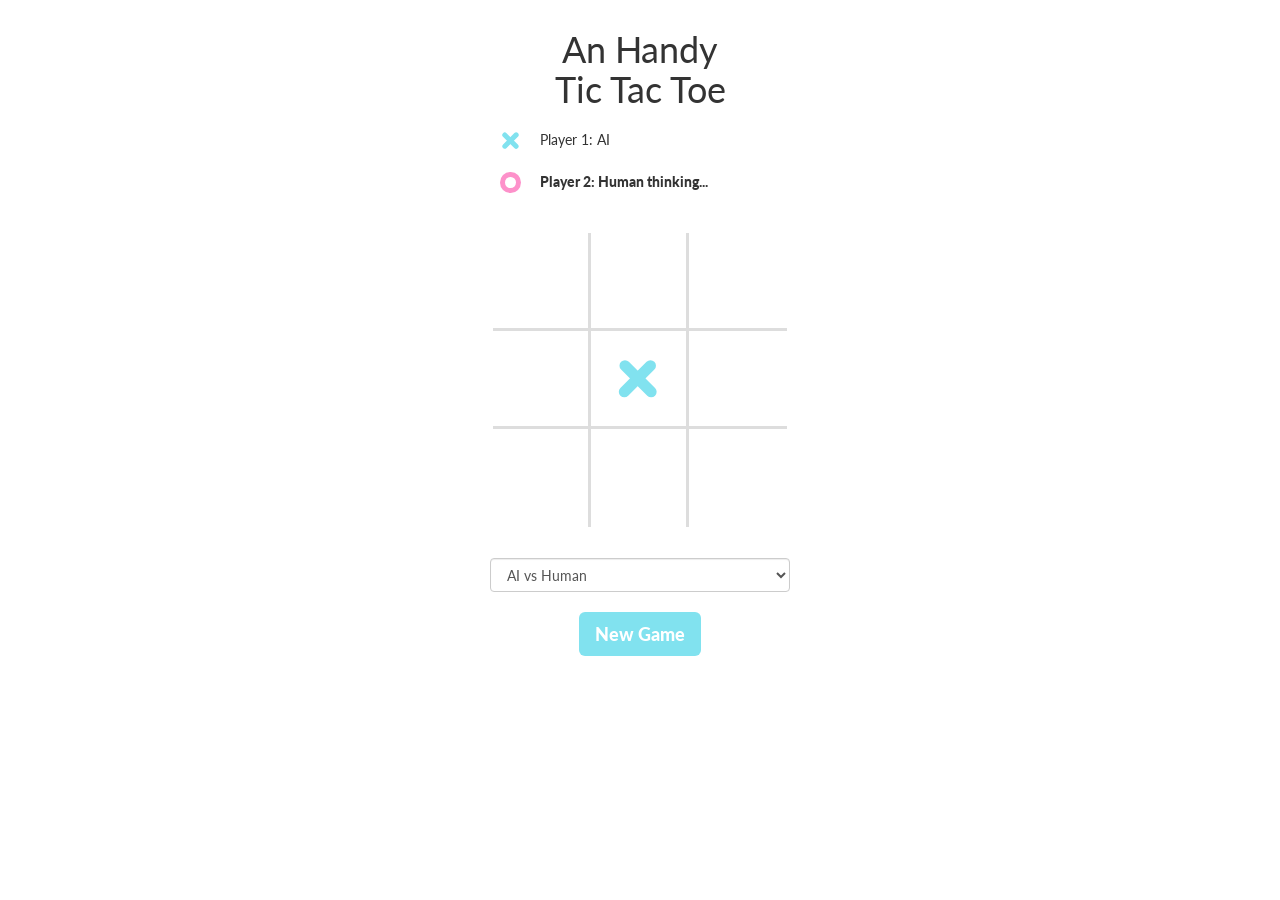
<file: index.html>
<!doctype html>
<html class="no-js" lang="">
  <head>
    <meta charset="utf-8">
    <meta http-equiv="X-UA-Compatible" content="IE=edge">
    <title>Tic Tac toe</title>
    <meta name="description" content="An Handy Tic Tac Toe">
    <meta name="viewport" content="width=device-width, initial-scale=1">

    <!-- CSS -->
    <link rel="stylesheet" href="https://fonts.googleapis.com/css?family=Lato:300,900" />
    <link rel="stylesheet" href="https://maxcdn.bootstrapcdn.com/bootstrap/3.3.1/css/bootstrap.min.css">
    <link rel="stylesheet" href="css/main.css">
  </head>
  <body>


    <div class="board-container">

      <!-- The Title -->
      <h1>An Handy<br>Tic Tac Toe</h1>

      <!-- The board info -->
      <div class="cell small" cell-type="cross"></div>
      <div class="cell-label player" id="player1">
        Player 1:
        <span class="name">Human</span>
        <span class="status"></span>
      </div>
      <div class="cell small" cell-type="circle"></div>
      <div class="cell-label player" id="player2">
        Player 2:
        <span class="name">Human</span>
        <span class="status"></span>
      </div>

      <!-- The board -->
      <div id="board">
        <ul>
          <li class="cell" cell-type="" cell-x="1" cell-y="1"></li>
          <li class="cell" cell-type="" cell-x="2" cell-y="1"></li>
          <li class="cell" cell-type="" cell-x="3" cell-y="1"></li>
          <li class="cell" cell-type="" cell-x="1" cell-y="2"></li>
          <li class="cell" cell-type="" cell-x="2" cell-y="2"></li>
          <li class="cell" cell-type="" cell-x="3" cell-y="2"></li>
          <li class="cell" cell-type="" cell-x="1" cell-y="3"></li>
          <li class="cell" cell-type="" cell-x="2" cell-y="3"></li>
          <li class="cell" cell-type="" cell-x="3" cell-y="3"></li>
        </ul>
      </div>

      <!-- New game -->
      <select id="game-type" class="form-control">
        <option value="ai-human">AI vs Human</option>
        <option value="human-ai">Human vs AI</option>
        <option value="human-human">Human vs Human</option>
        <!-- <option value="ai-ai">AI vs AI</option> -->
      </select><br>
      <button id="new-game" class="btn btn-custom btn-lg">New Game</button>

    </div>

    <!-- Javascript -->
    <script src="https://ajax.googleapis.com/ajax/libs/jquery/2.1.1/jquery.min.js"></script>
    <script src="https://maxcdn.bootstrapcdn.com/bootstrap/3.3.1/js/bootstrap.min.js"></script>
    <script src="js/board.js"></script>
    <script src="js/ai.js"></script>
    <script src="js/main.js"></script>

  </body>
</html>
</file>
<file: css/main.css>
body{
  text-align: center;
  font-family: 'Lato', sans-serif;
}

h1{
  font-weight: normal;
}

.btn-custom, .btn-custom:hover, .btn-custom:focus, .btn-custom.focus{
  background-color: #81E2EF;
  border:none;
  color:#fff;
  font-weight: 900;
}

.board-container{
  width: 300px;
  margin: 30px auto;
}

.player.active,
.player.winner{
  font-weight: 900;
}

#player1.winner{
  color: #81E2EF;
}
#player2.winner{
  color: #FD91CA;
}

#board{
  height: 295px;
  width: 295px;
  margin: 30px auto;
  clear: both;
  position:relative;
}

  #board:after{
    content: "";
    position: absolute;
    z-index: -2;
    background: #CBFFC2;
    border-radius: 100px;
  }
  #board[winning-line=col-0]:after,
  #board[winning-line=col-1]:after,
  #board[winning-line=col-2]:after{
    left: 6.2%;
    top: 5%;
    height: 90%;
    width: 20%;
  }
  #board[winning-line=col-1]:after{
    left: 39%;
  }
  #board[winning-line=col-2]:after{
    left: 73%;
  }
  #board[winning-line=row-0]:after,
  #board[winning-line=row-1]:after,
  #board[winning-line=row-2]:after{
    left: 5%;
    top: 6%;
    width: 90%;
    height: 20%;
  }
  #board[winning-line=row-1]:after{
    top: 39.4%;
  }
  #board[winning-line=row-2]:after{
    top: 73.3%;
  }
  #board[winning-line=diag-1]:after,
  #board[winning-line=diag-2]:after{
    left: 48%;
    margin-left: -9%;
    top: -9%;
    height: 117%;
    width: 20%;
    -webkit-transform: rotate(-45deg);
        -ms-transform: rotate(-45deg);
            transform: rotate(-45deg);
  }
  #board[winning-line=diag-2]:after{
    -webkit-transform: rotate(45deg);
        -ms-transform: rotate(45deg);
            transform: rotate(45deg);
    top: -8.5%;
  }
  #board[winning-line=tie]:after{
    z-index: 10;
    width: 295px;
    height: 295px;
    left: 0;
    top: 0;
    content: "Tie!";
    line-height: 285px;
    font-size: 54px;
    font-weight: 900;
    opacity: 1;
    background: rgba(0,0,0,0.5);
    border-radius: 0;
    color: #fff;
  }


  #board ul{
    padding:0;
    margin:0;
    list-style: none;
  }

  #board .cell:nth-child(1),
  #board .cell:nth-child(2),
  #board .cell:nth-child(4),
  #board .cell:nth-child(5),
  #board .cell:nth-child(7),
  #board .cell:nth-child(8){
    border-right: 3px solid #ddd;
  }

  #board .cell:nth-child(1),
  #board .cell:nth-child(2),
  #board .cell:nth-child(3),
  #board .cell:nth-child(4),
  #board .cell:nth-child(5),
  #board .cell:nth-child(6){
    border-bottom: 3px solid #ddd;
  }

.cell-label{
  text-align:left;
  padding-left:50px;
  line-height:42px;
}

.cell{
  padding:0;
  margin:0;
  float: left;
  width: 98px;
  height: 98px;
  position: relative;
}

.cell.small{
  width: 41px;
  height: 42px;
}

  .cell:before, .cell:after{
    content: "";
    position: absolute;
    z-index: -1;
    background: #81E2EF;
  }



  /*
   * CROSS
   */
  .cell[cell-type=cross]:after, .cell[cell-type=cross]:before{
    -webkit-transform: rotate(45deg);
        -ms-transform: rotate(45deg);
            transform: rotate(45deg);
    border-radius: 100px;
  }
  .cell[cell-type=cross]:before {
    left: 50%;
    width: 12%;
    margin-left: -6%;
    height: 50%;
    top:25%;
  }
  .cell[cell-type=cross]:after {
    top: 50%;
    height: 12%;
    margin-top: -6%;
    width: 50%;
    left:25%;
  }


  /*
   * CIRCLE
   */
  .cell[cell-type=circle]:before{
    border-radius: 100%;
    background: #FD91CA;
    width: 50%;
    height: 50%;
    top: 25%;
    left: 25%;
  }
  .cell[cell-type=circle]:after{
    border-radius: 100%;
    background: #fff;
    width: 26%;
    height: 26%;
    top: 37%;
    left: 37%;
  }
</file>
